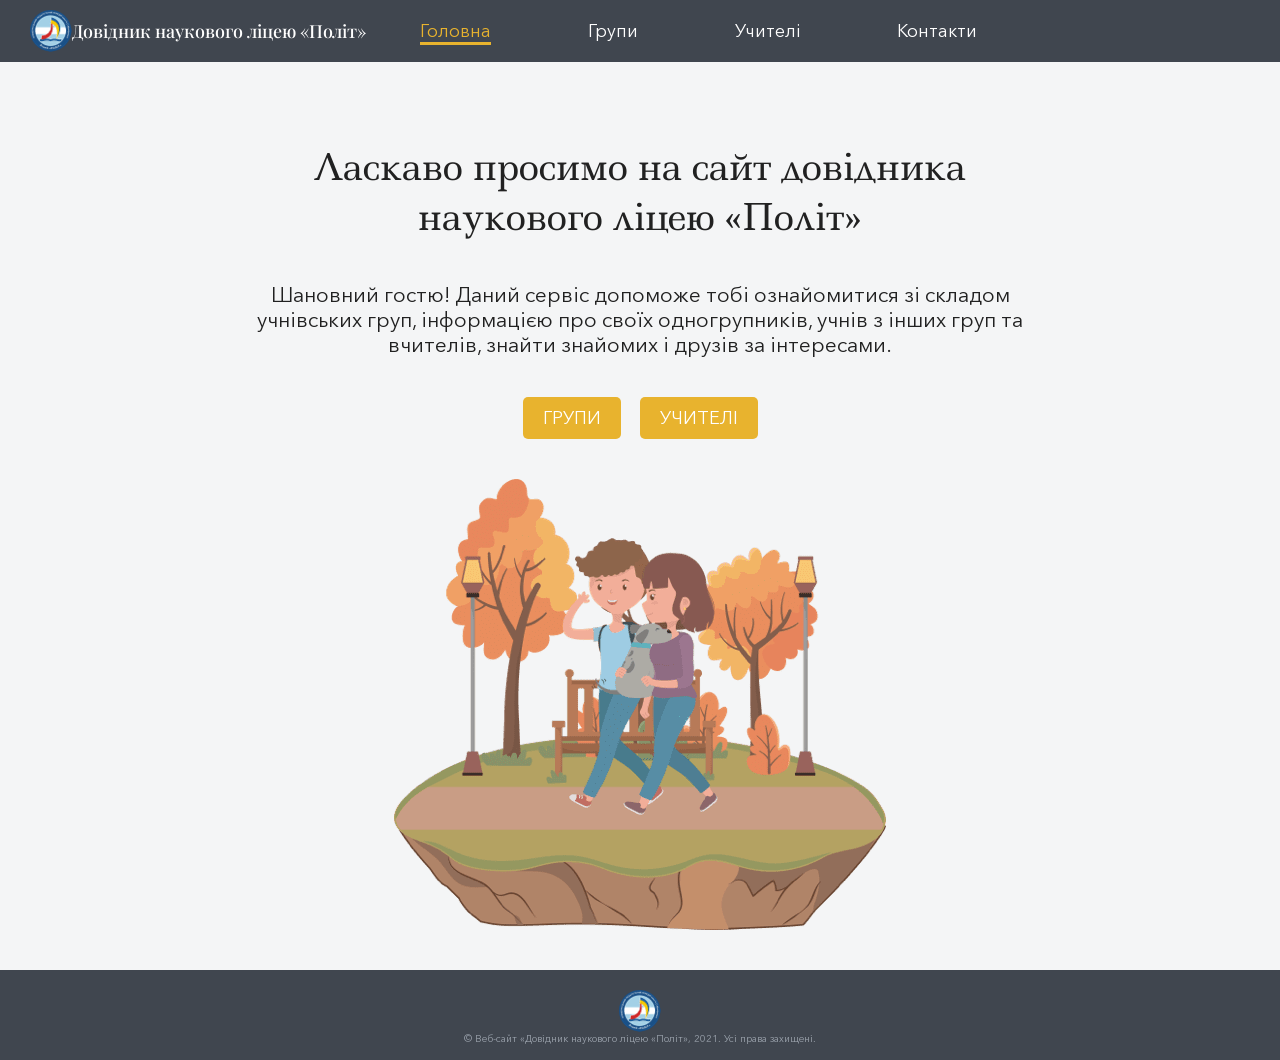
<file: index.html>
<!DOCTYPE html>
<html lang="uk">
<head>
	<meta charset="UTF-8">
	<meta name="viewport" content="width=device-width, initial-scale=1.0">
	<title>Довідник ліцею</title>
	<link rel="stylesheet" href="CSS/style.css">
	<link rel="icon" href="IMG/logo.ico" sizes="32x32">
	<script src="https://ajax.googleapis.com/ajax/libs/jquery/3.6.0/jquery.min.js"></script>
	<script src="JS/script_index.js"></script>
</head>
<body>
	<header class="header">

		<div class="label-logo">
			<img src="IMG/logo.png" rcset="IMG/logo@2x.png 2x,IMG/logo@3x.png 3x" class="logo">
			<div class="header-text">Довідник наукового ліцею «Політ»</div>
		</div>

		<nav class="nav">
			<a href="index.html" class="nav__link active">Головна</a>
			<a href="HTML/groups.html" class="nav__link">Групи</a>
			<a href="HTML/teachers.html" class="nav__link">Учителі</a>
			<a href="HTML/contacts.html" class="nav__link">Контакти</a>
		</nav>

		<div class="label-logo"></div>
	</header>

	<div class="intro">

		<h4 class="h4">Ласкаво просимо на сайт довідника наукового ліцею «Політ»</h4>
		<div class="intro-text">Шановний гостю! Даний сервіс допоможе тобі ознайомитися зі складом учнівських груп, інформацією про своїх одногрупників, учнів з інших груп та вчителів, знайти знайомих і друзів за інтересами.</div>
		<div class="intro-buttons">
			<a class="intro-button" href="HTML/groups.html">Групи</a>
			<a class="intro-button" href="HTML/teachers.html">Учителі</a>
		</div>
		<img src="IMG/intro-pic.png" srcset="IMG/intro-pic@2x.png 2x, IMG/intro-pic@3x.png 3x" class="intro-pic">

	</div>

	<footer class="footer">

		<img src="IMG/logo.png" rcset="IMG/logo@2x.png 2x,IMG/logo@3x.png 3x" class="logo">
		<div class="footer_text">© Веб-сайт «Довідник наукового ліцею «Політ», 2021. Усі права захищені.</div>
		
	</footer>
</body>
</html>
</file>
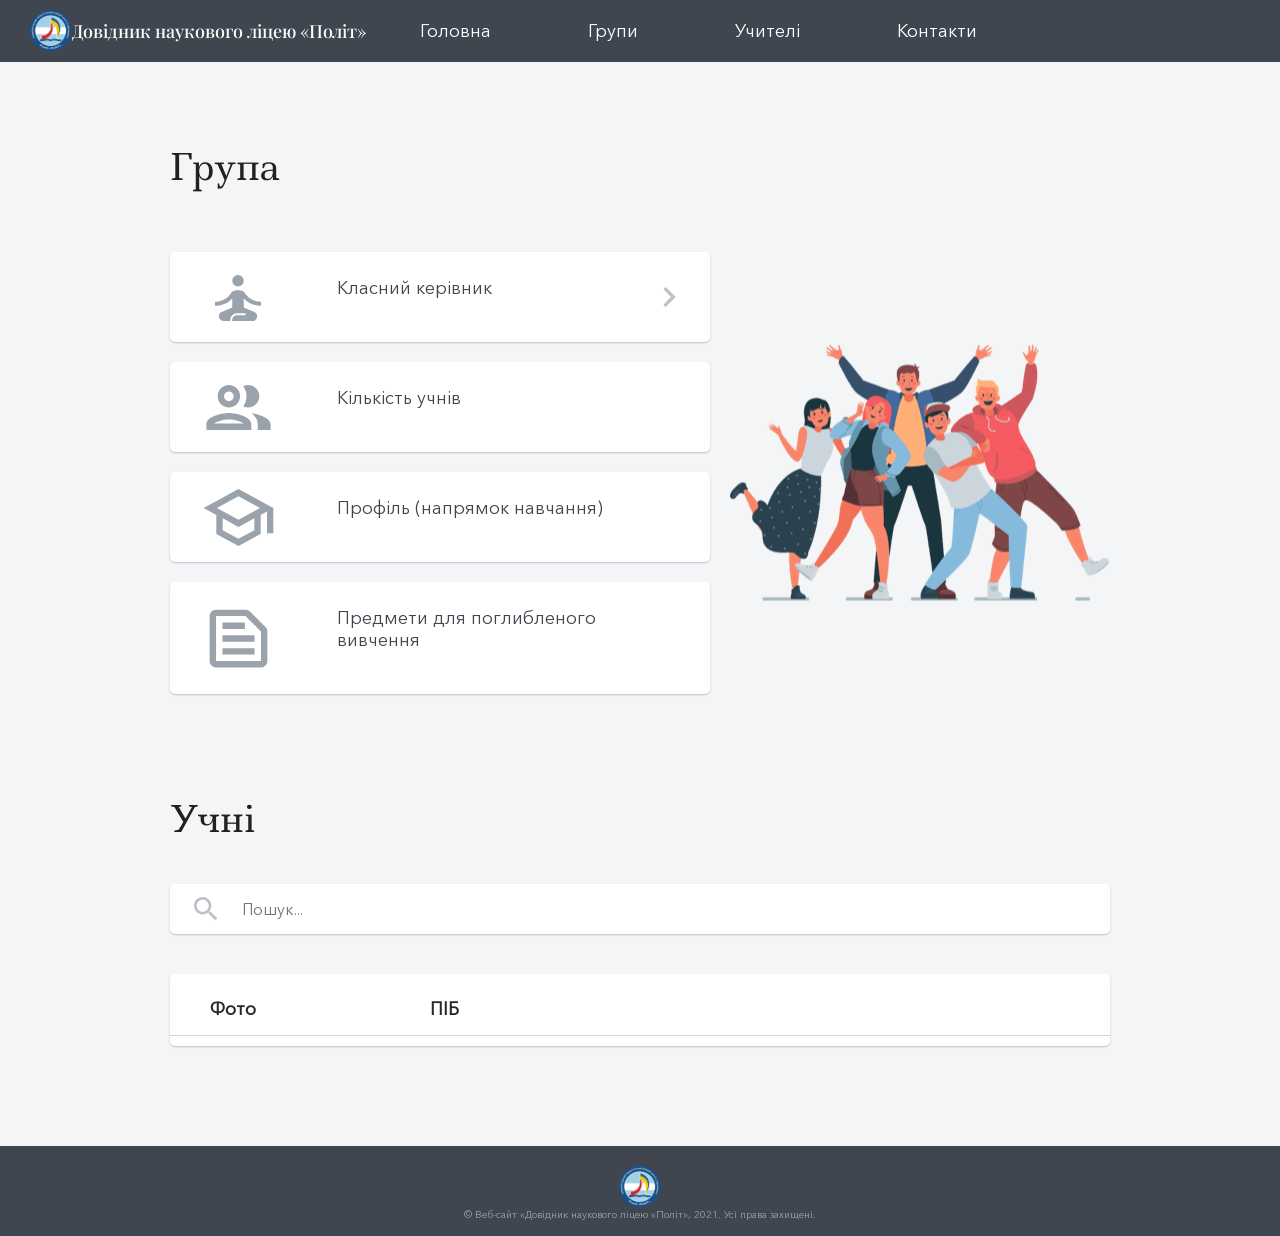
<file: HTML/group_item.html>
<!DOCTYPE html>
<html lang="uk">
<head>
	<meta charset="UTF-8">
	<meta name="viewport" content="width=device-width, initial-scale=1.0">
	<title>Про групу</title>
	<link rel="icon" href="../IMG/logo.ico" sizes="32x32"><link rel="stylesheet" href="../CSS/style.css">
	<link rel="stylesheet" href="../CSS/stylegroup_item.css">
	<link rel="stylesheet" href="../CSS/stylegroups.css">
</head>
<body>
	<style>
	#table_body > .border_rad:nth-last-child(1) > .search__table-tdh{
		padding-top: 8px;
		margin-bottom: -13px;
		border-bottom: none;
	}
	</style>
	<header class="header">

		<div class="label-logo">
			<img src="../IMG/logo.png" rcset="IMG/logo@2x.png 2x,IMG/logo@3x.png 3x" class="logo">
			<div class="header-text">Довідник наукового ліцею «Політ»</div>
		</div>

		<nav class="nav">
			<a href="../index.html" class="nav__link">Головна</a>
			<a href="groups.html" class="nav__link">Групи</a>
			<a href="teachers.html" class="nav__link">Учителі</a>
			<a href="contacts.html" class="nav__link">Контакти</a>
		</nav>

		<div class="label-logo"></div>
	</header>

<div class="conteiner-group">
		<h1 style="display: flex;" class="conteiner-group__caption">Група &nbsp;<p id="group_caption"></p></h1>

		<div class="conteiner-group__block">
		<div class="conteiner-group__block1">

			<div class="conteiner-group__block1__list conteiner-group__block1__list_keriv">
				<div><h2 class="conteiner-group__block1__main-caption" style="width: 282px;">Класний керівник</h2><br>
				<h2 class="conteiner-group__block1__side-caption" style="width: 282px;"><p id="class_keriv"></p></h2></div>
				<img class="search__table-navig" style="margin-left: 30px;" src="../IMG/expand-more-white-48-dp.svg">
			</div>

			<div class="conteiner-group__block1__list">
				<h2 class="conteiner-group__block1__main-caption">Кількість учнів</h2><br>
				<h2 class="conteiner-group__block1__side-caption"><p id="kilkict"></p></h2>
			</div>

			<div class="conteiner-group__block1__list">
				<h2 class="conteiner-group__block1__main-caption">Профіль (напрямок навчання)</h2><br>
				<h2 class="conteiner-group__block1__side-caption"><p id="specialization"></p></h2>
			</div>

			<div class="conteiner-group__block1__list">
				<h2 class="conteiner-group__block1__main-caption">Предмети для поглибленого вивчення</h2><br>
				<h2 class="conteiner-group__block1__side-caption"><ul type="circle" id="advancedSubjects" style="list-style-type: none;"></ul></h2>
			</div>
		</div>
		<div class="conteiner-group__block2">
			<img class="conteiner-group__block2__img" src="../IMG/pic-group-item.png">
		</div>
	</div>

	<div class="conteiner-groups">
		<h1 class="conteiner-groups__caption">Учні</h1>
		<div class="search">
			<input type="text" id="search-group-input" class="search__input focused" placeholder="Пошук..." >
		<div class="search__conteiner-list">
			<table cellspacing="0" class="search__table">
				<tr class="search__table-tr">
					<td class="search__table-tdh search__table-tdh_mod" style="border-radius: 5px 0 0 0 ;">Фото</td>
					<td class="search__table-tdh search__table-tdh_mod">ПІБ</td>
					<td class="search__table-tdh search__table-tdh_mod"></td>
					<td class="search__table-tdh search__table-tdh_mod" style="border-radius: 0 5px 0 0;"></td>
				</tr>
				<tbody id="table_body">
					<tr class="search__table-tr">
			            <td id="unknown" colspan="4" style="text-align: center; color: #5c6470; display: none;" class="search__table-tdh">Даних не знайдено</td>
	        		</tr>
				</tbody>
			</table>
			<div class="search__group-info search__list"></div>
			<div class="search__group search__list"></div>
		</div>
	</div>
</div>
	</div>
		


	<footer class="footer">

		<img src="../IMG/logo.png" rcset="IMG/logo@2x.png 2x,IMG/logo@3x.png 3x" class="logo">
		<div class="footer_text">© Веб-сайт «Довідник наукового ліцею «Політ», 2021. Усі права захищені.</div>
		
	</footer>

	<script src="https://ajax.googleapis.com/ajax/libs/jquery/3.6.0/jquery.min.js"></script>
	<script src="../JS/script_group_item.js"></script>
	<script type="text/javascript">
		function getURIParam(href, key, def) {
      if (arguments.length == 2) def = null;
          var qs = href.substring(href.indexOf('?') + 1);
          var s = qs.split('&');
      for (var k in s) {
          var s2 = s[k].split('=');
          if (s2[0] == key)
              return decodeURIComponent(s2[1]);
      }
      return def;
  }

  var href = window.location.href;
  var user_id = getURIParam(href, "id", 0);
  var user_group = user_id;
		function replace_win(x){
    		window.location.href = `pupil_item.html?id=${x}*ud=${user_group}`;
		}
		function to_keriv(x){
    	window.location.href = `teacher_item.html?id=${x}`;
		}
	</script>
</body>
</html>
</file>
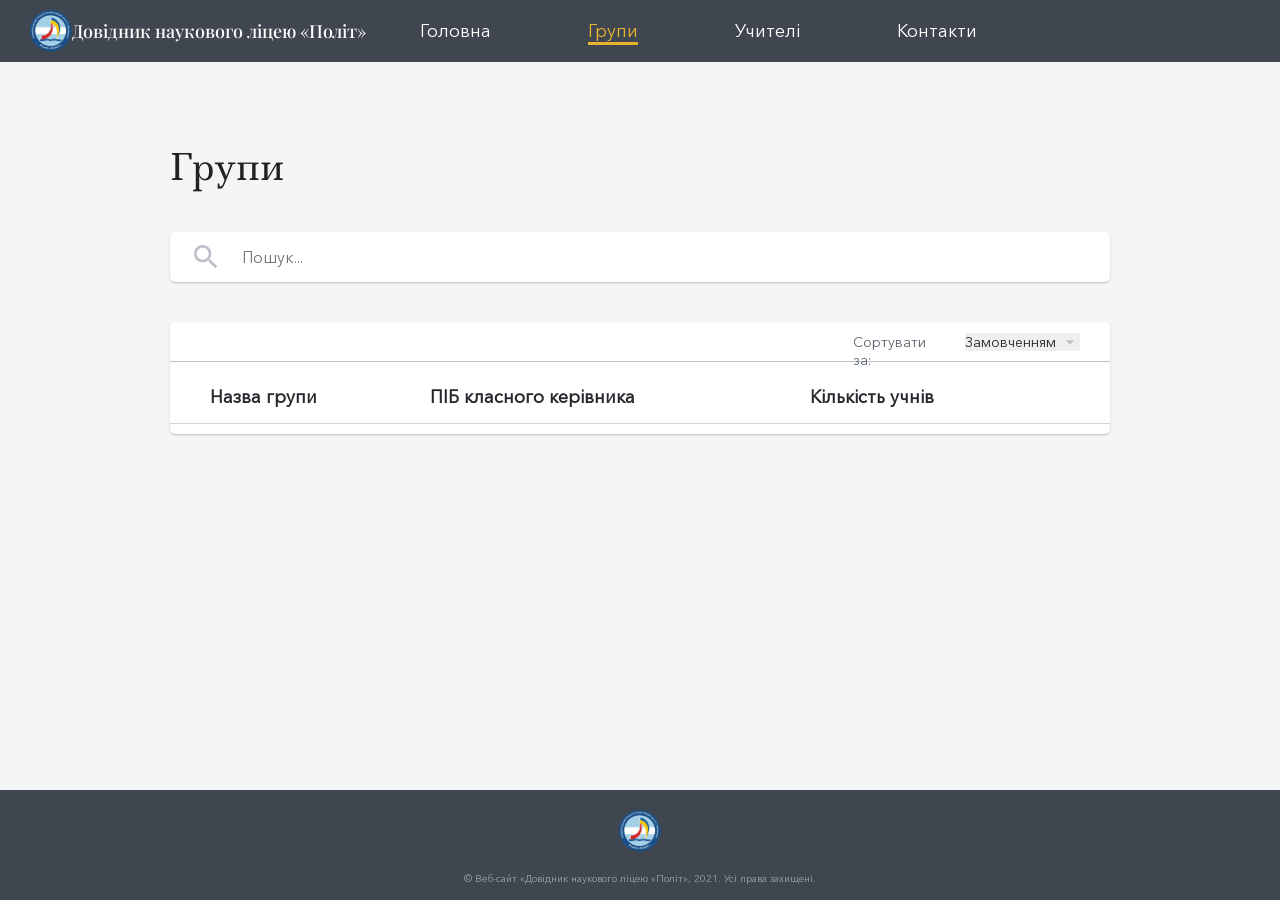
<file: HTML/groups.html>
<!DOCTYPE html>
<html lang="uk">
<head>
	<meta charset="UTF-8">
	<meta name="viewport" content="width=device-width, initial-scale=1.0">
	<title>Групи ліцею</title>
	<link rel="icon" href="../IMG/logo.ico" sizes="32x32">
	<link rel="stylesheet" href="../CSS/style.css">
	<link rel="stylesheet" href="../CSS/stylegroups.css">
</head>
<body>
	<header class="header">

		<div class="label-logo">
			<img src="../IMG/logo.png" rcset="IMG/logo@2x.png 2x,IMG/logo@3x.png 3x" class="logo">
			<div class="header-text">Довідник наукового ліцею «Політ»</div>
		</div>

		<nav class="nav">
			<a href="../index.html" class="nav__link">Головна</a>
			<a href="groups.html" class="nav__link active">Групи</a>
			<a href="teachers.html" class="nav__link">Учителі</a>
			<a href="contacts.html" class="nav__link">Контакти</a>
		</nav>

		<div class="label-logo"></div>
	</header>
	<div class="conteiner-groups">
		<h1 class="conteiner-groups__caption">Групи</h1>
		<div class="search">
			<input type="text" id="search-group-input" class="search__input focused" placeholder="Пошук..." >
		<div class="search__conteiner-list">
			<div class="search__group-sort search__list">
				<h2 class="sorting-caption">Сортувати за:</h2>
				<select class="search__sorting">
					<option class="sorting-option">Замовченням</option>
					<option class="sorting-option">Зростанням</option>
					<option class="sorting-option">Спаданням</option>
				</select>
			</div>
			<table cellspacing="0" class="search__table">
				<tr class="search__table-tr">
					<td class="search__table-tdh search__table-tdh_mod">Назва групи</td>
					<td class="search__table-tdh search__table-tdh_mod">ПІБ класного керівника</td>
					<td class="search__table-tdh search__table-tdh_mod">Кількість учнів</td>
					<td class="search__table-tdh search__table-tdh_mod"></td>
				</tr>
				<tbody id="table_body">
					<tr class="search__table-tr border_rad">
			            <td id="unknown" colspan="4" style="text-align: center; color: #5c6470; display: none;" class="search__table-tdh">Даних не знайдено</td>
	        		</tr>
				</tbody>
			</table>
			<div class="search__group-info search__list"></div>
			<div class="search__group search__list"></div>
		</div>
	</div>
</div>
	<footer class="footer">

		<img src="../IMG/logo.png" rcset="IMG/logo@2x.png 2x,IMG/logo@3x.png 3x" class="logo">
		<div class="footer_text">© Веб-сайт «Довідник наукового ліцею «Політ», 2021. Усі права захищені.</div>
		
	</footer>

	<script src="https://ajax.googleapis.com/ajax/libs/jquery/3.6.0/jquery.min.js"></script>
	<script src="../JS/scriptgroups.js"></script>
	<script src="../JS/script_groups.js"></script>
	<script type="text/javascript">
		function replace_win(x){
    		window.location.href = `group_item.html?id=${x}`;
		}
	</script>
	
</body>
</html>
</file>
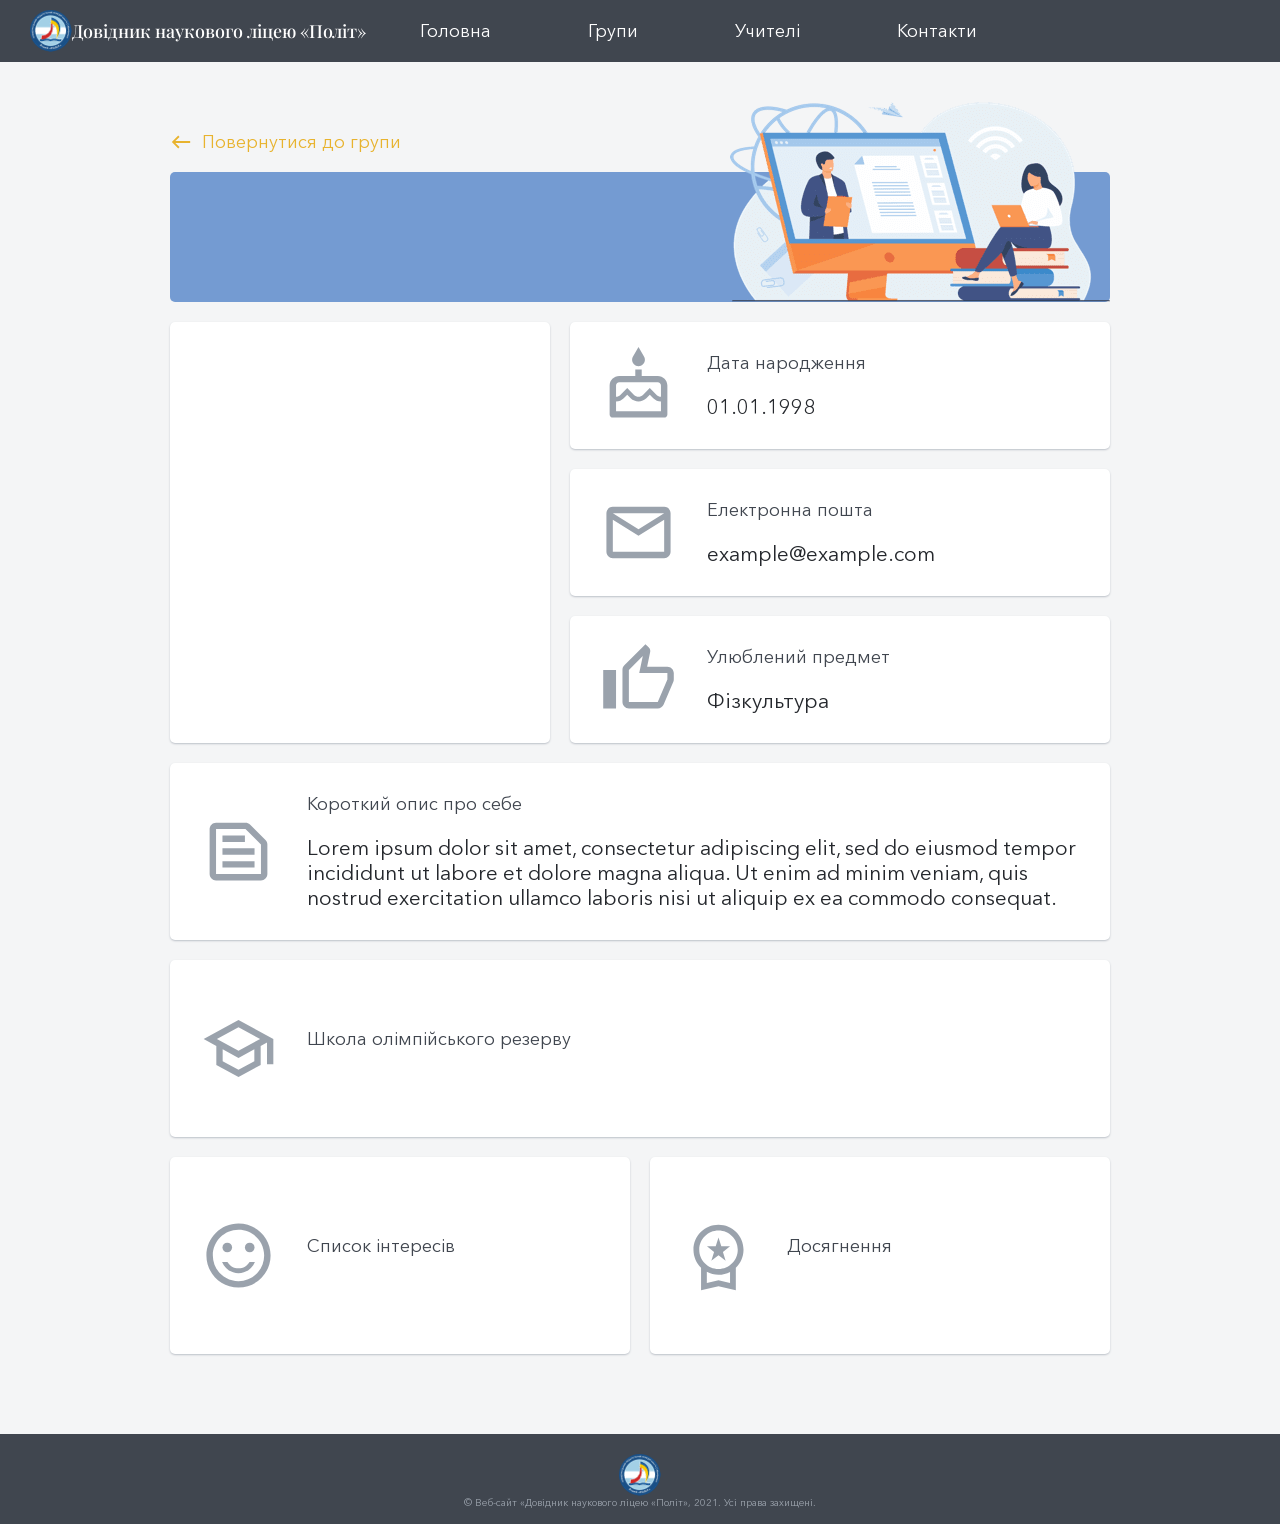
<file: HTML/pupil_item.html>
<!DOCTYPE html>
<html lang="uk">
<head>
	<meta charset="UTF-8">
	<meta name="viewport" content="width=device-width, initial-scale=1.0">
	<title>Все про учня</title>
	<link rel="stylesheet" href="../CSS/style.css">
	<link rel="icon" href="../IMG/logo.ico" sizes="32x32">
	<script src="https://ajax.googleapis.com/ajax/libs/jquery/3.6.0/jquery.min.js"></script>
	<script src="../JS/script_pupil_item.js"></script>
</head>
<body>
	<header class="header">

		<div class="label-logo">
			<img src="../IMG/logo.png" rcset="../IMG/logo@2x.png 2x,../IMG/logo@3x.png 3x" class="logo">
			<div class="header-text">Довідник наукового ліцею «Політ»</div>
		</div>

		<nav class="nav">
			<a href="../index.html" class="nav__link">Головна</a>
			<a href="groups.html" class="nav__link">Групи</a>
			<a href="teachers.html" class="nav__link">Учителі</a>
			<a href="contacts.html" class="nav__link">Контакти</a>
		</nav>

		<div class="label-logo"></div>
	</header>

	<div class="intro">

		<div class="pupil-wrapper">
			<div class="pupil-link">
				<img src="../IMG/west-black-48-dp.svg" class="pupil-link__img">
				<div class="pupil-link__a" onclick="ReGroup();" href="group_item.html">Повернутися до групи</div>
			</div>
			<div class="pupil-header">
				<div class="pupil-id_name"></div>
				<img src="../IMG/pic-pupil-item.png" srcset="../IMG/pic-pupil-item@2x.png 2x, ../IMG/pic-pupil-item@3x.png 3x" class="Pic_pupil_item">
			</div>

			<div class="pupil-info">
				<div class="pupil-info__in pupil-photo"></div>
				<div class="pupil-DES">
					<div class="pupil-info__in pupil-data">
						<img class="pupil-img" src="../IMG/cake-black-48-dp.svg">
						<div class="pupil-text">
							<div class="pupil-text__name">Дата народження</div>
							<div class="pupil-text__descrip pupil-text__data">01.01.1998</div>
						</div>
					</div>
					<div class="pupil-info__in pupil-email">
						<img class="pupil-img" src="../IMG/email-black-48-dp.svg">
						<div class="pupil-text">
							<div class="pupil-text__name">Електронна пошта</div>
							<div class="pupil-text__descrip pupil-text__email" id="eemail">example@example.com</div>
						</div>
					</div>
					<div class="pupil-info__in pupil-subject">
						<img class="pupil-img" src="../IMG/thumb-up-alt-black-48-dp.svg">
						<div class="pupil-text">
							<div class="pupil-text__name">Улюблений предмет</div>
							<div class="pupil-text__descrip pupil-text__subject">Фізкультура</div>
						</div>
					</div>
				</div>
				<div class="pupil-info__in pupil-description">
					<img class="pupil-img" src="../IMG/text-snippet-black-48-dp.svg">
					<div class="pupil-text">
						<div class="pupil-text__name">Короткий опис про себе</div>
						<div class="pupil-text__descrip pupil-text__description">Lorem ipsum dolor sit amet, consectetur adipiscing elit, sed do eiusmod tempor incididunt ut labore et dolore magna aliqua. Ut enim ad minim veniam, quis nostrud exercitation ullamco laboris nisi ut aliquip ex ea commodo consequat.</div>
					</div>
				</div>
				<div class="pupil-info__in pupil-school">
					<img class="pupil-img" src="../IMG/school-black-48-dp.svg">
					<div class="pupil-text">
						<div class="pupil-text__name">Школа олімпійського резерву</div>
						<ul class="pupil-text__descrip pupil-text_ul-school">
						</ul>
					</div>
				</div>
				<div class="pupil-IA">
					<div class="pupil-info__in pupil-interest">
						<img class="pupil-img" src="../IMG/sentiment-satisfied-black-48-dp.svg">
						<div class="pupil-text">
							<div class="pupil-text__name">Список інтересів</div>
							<ul class="pupil-text__descrip pupil-text__interests">
							</ul>
						</div>
					</div>
					<div class="pupil-info__in pupil-achivement">
						<img class="pupil-img" src="../IMG/workspace-premium-black-48-dp.svg">
						<div class="pupil-text">
							<div class="pupil-text__name">Досягнення</div>
							<ul class="pupil-text__descrip pupil-text__achivement">
							</ul>
						</div>
					</div>
				</div>
			</div>
		</div>

	</div>

	<footer class="footer">

		<img src="../IMG/logo.png" rcset="../IMG/logo@2x.png 2x,../IMG/logo@3x.png 3x" class="logo">
		<div class="footer_text">© Веб-сайт «Довідник наукового ліцею «Політ», 2021. Усі права захищені.</div>
		
	</footer>
	<script type="text/javascript">
		function getURIParamUD(href, key, def) {
      if (arguments.length == 2) def = null;
          var qs = href.substring(href.indexOf('*') + 1);
          var s = qs.split('&');
      for (var k in s) {
          var s2 = s[k].split('=');
          if (s2[0] == key)
              return decodeURIComponent(s2[1]);
      }
      return def;
  }

  var href = window.location.href;
  var user_group = getURIParamUD(href, "ud", 0);
  function ReGroup(){
  	var user_group = getURIParamUD(href, "ud", 0);
    	window.location.href = `group_item.html?id=9`;
  	}
	</script>
</body>
</html>
</file>
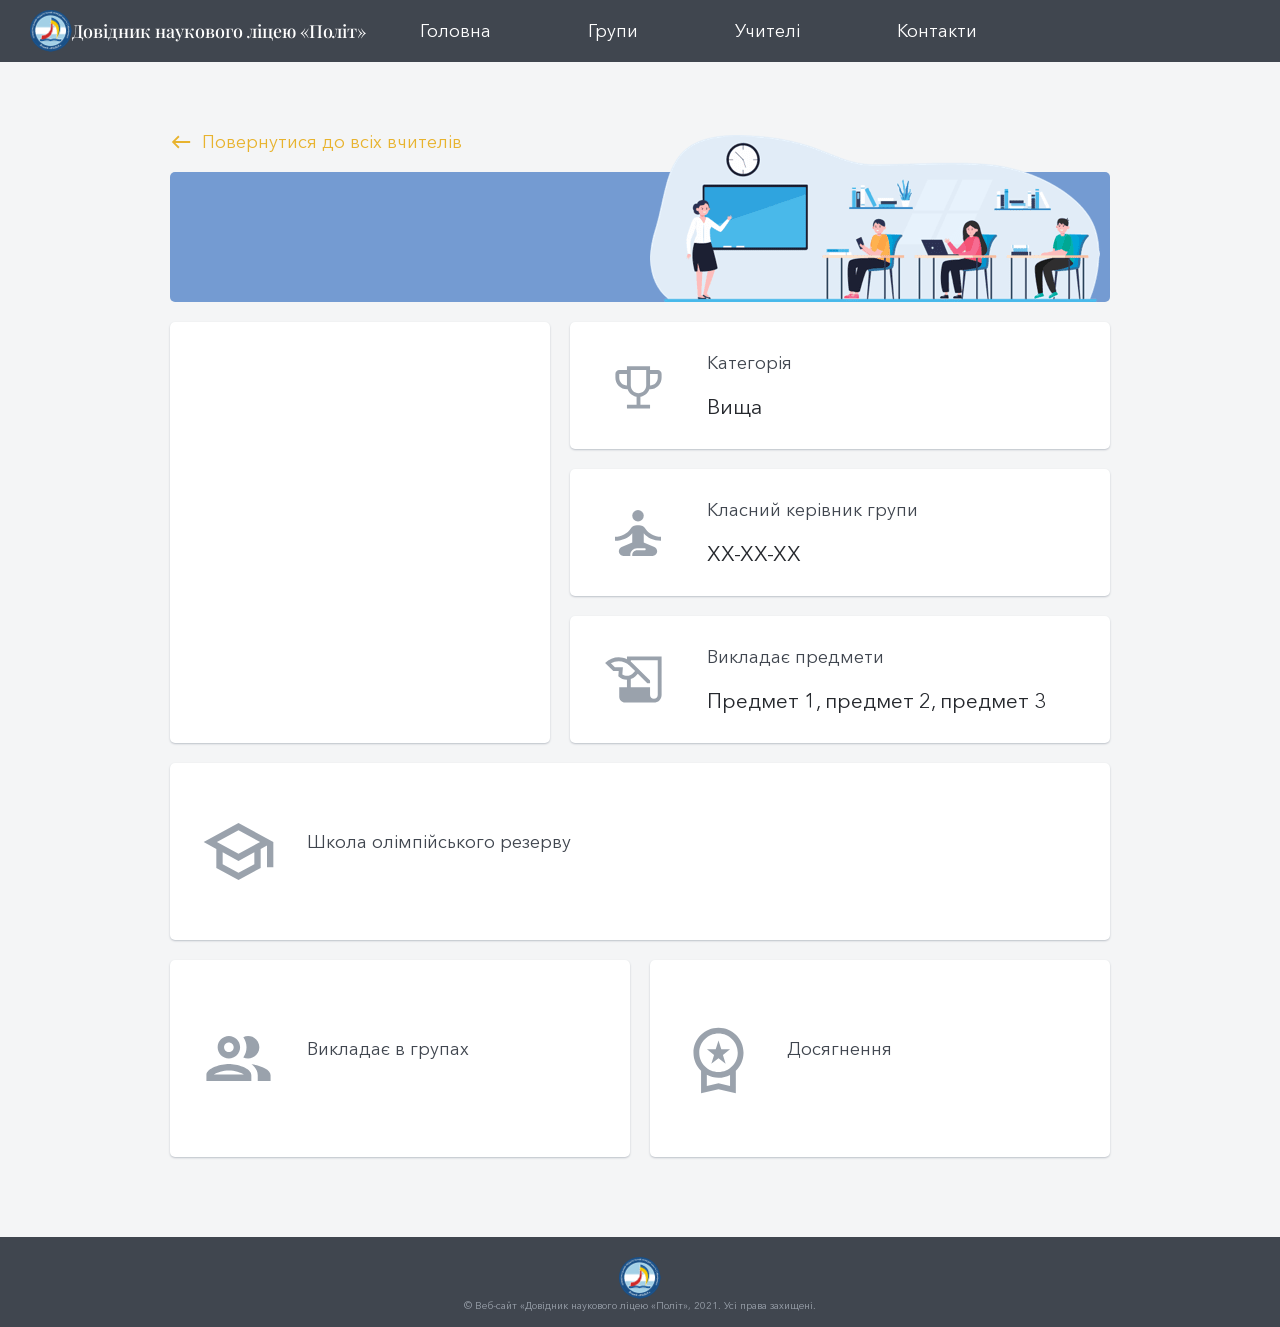
<file: HTML/teacher_item.html>
<!DOCTYPE html>
<html lang="uk">
<head>
	<meta charset="UTF-8">
	<meta name="viewport" content="width=device-width, initial-scale=1.0">
	<title>Все про вчителя</title>
	<link rel="stylesheet" href="../CSS/style.css">
	<link rel="icon" href="../IMG/logo.ico" sizes="32x32">
	<script src="https://ajax.googleapis.com/ajax/libs/jquery/3.6.0/jquery.min.js"></script>
	<script src="../JS/script_teacher_item.js"></script>
</head>
<body>
	<header class="header">

		<div class="label-logo">
			<img src="../IMG/logo.png" rcset="../IMG/logo@2x.png 2x,../IMG/logo@3x.png 3x" class="logo">
			<div class="header-text">Довідник наукового ліцею «Політ»</div>
		</div>

		<nav class="nav">
			<a href="../index.html" class="nav__link">Головна</a>
			<a href="groups.html" class="nav__link">Групи</a>
			<a href="teachers.html" class="nav__link">Учителі</a>
			<a href="contacts.html" class="nav__link">Контакти</a>
		</nav>

		<div class="label-logo"></div>
	</header>

	<div class="intro">

		<div class="teacher-wrapper">
			<div class="teacher-link">
				<img src="../IMG/west-black-48-dp.svg" class="pupil-link__img">
				<div class="pupil-link__a" href="group_item.html">Повернутися до всіх вчителів</div>
			</div>
			<div class="pupil-header">
				<div class="teacher-id_name"></div>
				<img src="../IMG/pic-teacher-item.png" srcset="../IMG/pic-teacher-item@2x.png 2x, ../IMG/pic-teacher-item@3x.png 3x" class="Pic_teacher_item">
			</div>
			<div class="pupil-info">
				<div class="pupil-info__in teacher-photo"></div>
				<div class="pupil-DES">
					<div class="pupil-info__in pupil-data">
						<img class="pupil-img" src="../IMG/emoji-events-black-48-dp.svg">
						<div class="pupil-text">
							<div class="pupil-text__name">Категорія</div>
							<div class="pupil-text__descrip teacher_category">Вища</div>
						</div>

					</div>
					<div class="pupil-info__in pupil-email">
						<img class="pupil-img" src="../IMG/self-improvement-black-48-dp.svg">
						<div class="pupil-text">
							<div class="pupil-text__name">Класний керівник групи</div>
							<div class="pupil-text__descrip teacher_class">ХХ-ХХ-ХХ</div>
						</div>
					</div>
					<div class="pupil-info__in pupil-subject">
						<img class="pupil-img" src="../IMG/history-edu-black-48-dp.svg">
						<div class="pupil-text">
							<div class="pupil-text__name">Викладає предмети</div>
							<div class="pupil-text__descrip teacher__subject">Предмет 1, предмет 2, предмет 3</div>
						</div>
					</div>
				</div>
				<div class="pupil-info__in pupil-school">
					<img class="pupil-img" src="../IMG/school-black-48-dp.svg">
					<div class="pupil-text">
						<div class="pupil-text__name">Школа олімпійського резерву</div>
						<ul class="pupil-text__descrip teacher_ul-school">
							</ul>
					</div>
				</div>
				<div class="pupil-IA">
					<div class="pupil-info__in pupil-interest">
						<img class="pupil-img" src="../IMG/group-black-48-dp.svg">
						<div class="pupil-text">
							<div class="pupil-text__name">Викладає в групах</div>
							<ul class="pupil-text__descrip teacher_class-school">
							</ul>
						</div>
					</div>
					<div class="pupil-info__in pupil-achivement">
						<img class="pupil-img" src="../IMG/workspace-premium-black-48-dp.svg">
						<div class="pupil-text">
							<div class="pupil-text__name">Досягнення</div>
							<ul class="pupil-text__descrip teacher__achivement"></ul>
						</div>
					</div>
				</div>
			</div>
		</div>

	</div>

	<footer class="footer">

		<img src="../IMG/logo.png" rcset="../IMG/logo@2x.png 2x,../IMG/logo@3x.png 3x" class="logo">
		<div class="footer_text">© Веб-сайт «Довідник наукового ліцею «Політ», 2021. Усі права захищені.</div>
		
	</footer>
</body>
</html>
</file>
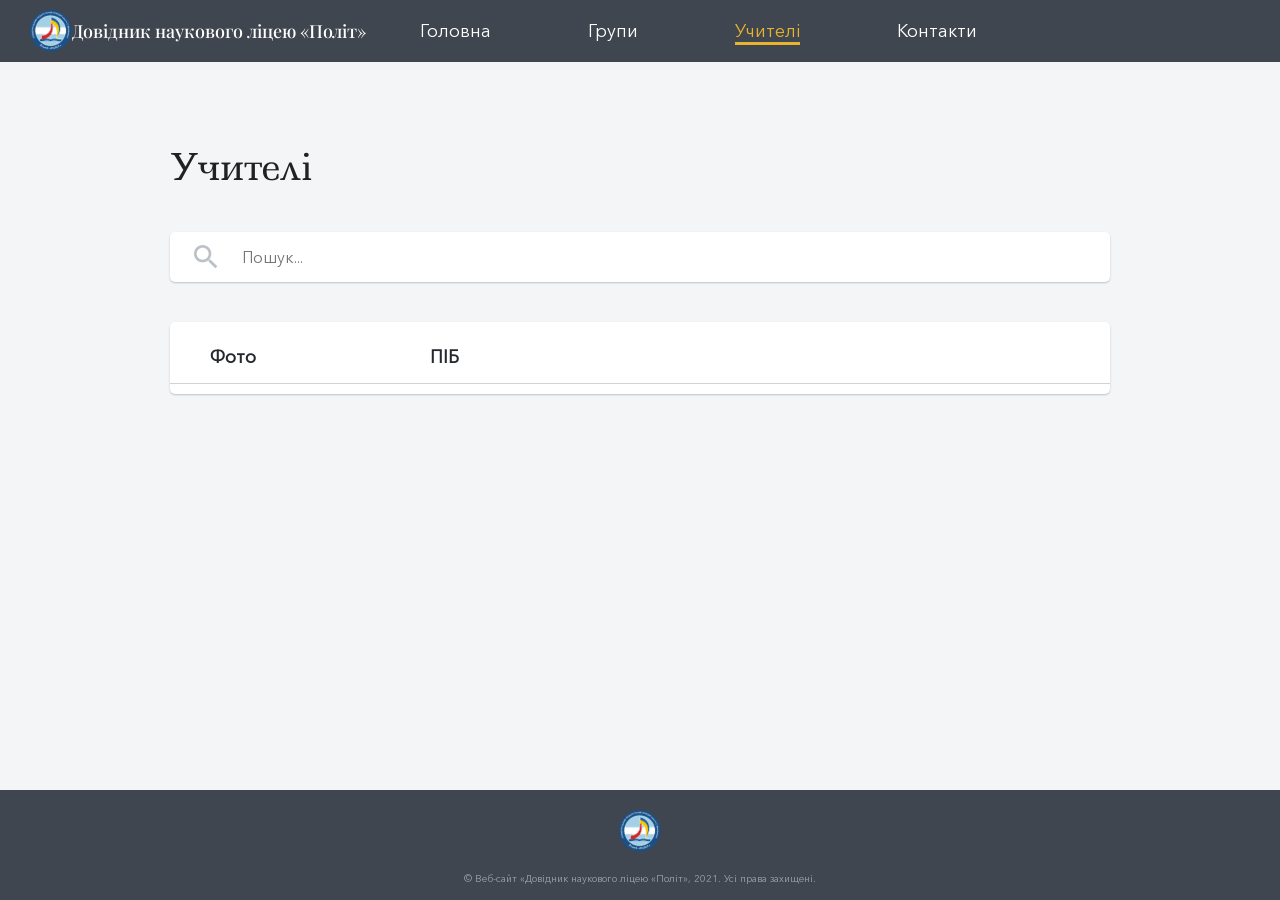
<file: HTML/teachers.html>
<!DOCTYPE html>
<html lang="uk">
<head>
	<meta charset="UTF-8">
	<meta name="viewport" content="width=device-width, initial-scale=1.0">
	<title>Наші вчителі</title>
	<link rel="icon" href="../IMG/logo.ico" sizes="32x32">
	<link rel="icon" href="../IMG/logo.ico" sizes="32x32">
	<link rel="stylesheet" href="../CSS/style.css">
	<link rel="stylesheet" href="../CSS/stylegroups.css">
	<link rel="stylesheet" href="../CSS/stylegroup_item.css">
</head>
<body>
	<style>
	#table_body > .border_rad:nth-last-child(1) > .search__table-tdh{
		padding-top: 8px;
		margin-bottom: -13px;
		border-bottom: none;
	}
	</style>
	<header class="header">

		<div class="label-logo">
			<img src="../IMG/logo.png" rcset="IMG/logo@2x.png 2x,IMG/logo@3x.png 3x" class="logo">
			<div class="header-text">Довідник наукового ліцею «Політ»</div>
		</div>

		<nav class="nav">
			<a href="../index.html" class="nav__link">Головна</a>
			<a href="groups.html" class="nav__link">Групи</a>
			<a href="teachers.html" class="nav__link active">Учителі</a>
			<a href="contacts.html" class="nav__link">Контакти</a>
		</nav>

		<div class="label-logo"></div>
	</header>
	<div class="conteiner-groups">
		<h1 class="conteiner-groups__caption">Учителі</h1>
		<div class="search">
			<input type="text" id="search-group-input" class="search__input focused" placeholder="Пошук..." >
		<div class="search__conteiner-list">
			<table cellspacing="0" class="search__table">
				<tr class="search__table-tr">
					<td class="search__table-tdh search__table-tdh_mod" style="border-radius: 5px 0 0 0 ;">Фото</td>
					<td class="search__table-tdh search__table-tdh_mod">ПІБ</td>
					<td class="search__table-tdh search__table-tdh_mod"></td>
					<td class="search__table-tdh search__table-tdh_mod" style="border-radius: 0 5px 0 0;"></td>
				</tr>
				<tbody id="table_body">
					<tr class="search__table-tr">
			            <td id="unknown" colspan="4" style="text-align: center; color: #5c6470; display: none;" class="search__table-tdh">Даних не знайдено</td>
	        		</tr>
				</tbody>
			</table>
			<div class="search__group-info search__list"></div>
			<div class="search__group search__list"></div>
		</div>
	</div>
</div>
	<footer class="footer">

		<img src="../IMG/logo.png" rcset="IMG/logo@2x.png 2x,IMG/logo@3x.png 3x" class="logo">
		<div class="footer_text">© Веб-сайт «Довідник наукового ліцею «Політ», 2021. Усі права захищені.</div>
		
	</footer>

	<script src="https://ajax.googleapis.com/ajax/libs/jquery/3.6.0/jquery.min.js"></script>
	<script src="../JS/script_teachers.js"></script>
	<script type="text/javascript">
		function replace_win(x){
    		window.location.href = `teacher_item.html?id=${x}`;
		}
	</script>
</body>
</html>
</file>
<file: CSS/style.css>
@import url('https://fonts.googleapis.com/css2?family=Playfair+Display:wght@500&display=swap');
@import url('https://fonts.googleapis.com/css2?family=Ledger&display=swap');
@font-face {
	font-family: "AvenirNextCyr"; 
	src: url("../Fonts/AvenirNextCyr-Regular.ttf") format("truetype"); 
} 
* {
	margin: 0;
	padding: 0;
	box-sizing: border-box;
}
body,html{
	background: #f4f5f6;
	display: flex;
	flex-direction: column;
	justify-content: space-between;
	height: 100%;
}

/* Cтилізация полоси прокручування */

::-webkit-scrollbar {
    width: inherit;
}

::-webkit-scrollbar-track {
	width: inherit;
    background: #d4d4d4;
    box-shadow: 0 0 2px rgba(0, 0, 0, .2) inset;
}

::-webkit-scrollbar-thumb {
	width: inherit;
    background: #939393;
    border-radius: 8px;
    border: 0.75vh solid #d4d4d4;
}

::-webkit-scrollbar-thumb:hover {
    background: #7c7c7c;
}

/* Cтилізация тега-посилання <a> */

a {text-decoration: none;}

/*Header*/

.header {
	display: block;
	width: 100%;
	height: 62px;
	padding: 10px 30px;
	background-color: #40464f;
	display: flex;
	justify-content: space-between;
	align-items: center;
}
.label-logo{
	width: 356px;
	display: flex;
	justify-content: space-between;
	align-items: center;
}
.logo{
	display: block;
	width: 42px;
    height: 42px;
    cursor: pointer;
}
.header-text{
	width: 299px;
	height: 24px;
	font-family: Playfair Display;
	font-size: 18px;
	font-weight: 500;
	color: white;
}
.nav {
	width: 47.9%;
	min-width: 654px;
	display: flex;
	justify-content: space-around;

}
.nav__link {
	display: inline-block;
	font-family: AvenirNextCyr;
	font-size: 18px;
	color: white;
	position: relative;
	transition: color .1s linear;
}

.nav__link:after {
    content: "";
    display: block;
    width: 100%;
    height: 3px;
    background: #e8b32e;
    opacity: 0;
    position: absolute;
    top: 100%;
    left: 0;
    z-index: 1;
    transition: opacity .1s linear;
}
.nav__link:hover {
    color: #e8b32e;
}
.nav__link:hover:after, .nav__link.active:after {
    opacity: 1;
}
.nav__link.active {
    color: #e8b32e;
}

/*Main_intro*/

.intro{
	flex-grow: 1;
	padding: 80px 0 40px 0;
	display: flex;
	flex-direction: column;
	align-items: center;
}
.h4{
	width: 780px;
    height: 100px;
	display: block;
	font-family: Ledger;
	font-size: 36px;
	text-align: center;
	color: #212121;
	font-weight: normal;
}
.intro-text{
  width: 780px;
  height: 75px;
  margin: 40px 0;
  font-family: AvenirNextCyr;
  font-size: 21px;
  text-align: center;
  color: #212121;
}
.intro-buttons{
	display: flex;
	justify-content: space-between;
	width: 235px;
	z-index: 0;
	margin-bottom: 40px;
	text-decoration: none;
}
.intro-button{
	text-transform: uppercase;
    padding: 10px 20px;
    border-radius: 5px;
    background-color: #e8b32e;
    font-family: AvenirNextCyr;
  	font-size: 18px;
  	font-weight: 500;
  	color: #fff;
  	border: none;
  	z-index: 1;
  	cursor: pointer;
  	transition: .3s;
}
.intro-button:hover{
	background-color: #b88914;
	transition: .3s;
}
.intro-button:active{
	background-color: #6e520c;
}
.intro-pic{
	width: 492px;
	height: 451px;
	object-fit: contain;
}

/*pupil_item*/

.pupil-wrapper{
	width: 940px;	
	margin-bottom: 40px;
}
.pupil-link__img{
    width: 22px;
    height: 22px;
    object-fit: contain;
    margin-right: 10px;
}
.pupil-link__a{
    font-family: AvenirNextCyr;
    font-size: 18px;
    font-weight: 500;
    color: #e8b32e;
}
.pupil-link, .teacher-link{
    height: 22px;
    display: flex;
    align-items: center;
    padding-bottom: 30px;
    cursor: pointer;
}
.pupil-header{
	position: relative;
	width: 940px;
    min-height: 130px;
    padding: 40px 0px 40px 30px;
    border-radius: 5px;
    background-color: #749bd2;
    font-family: Ledger;
  	font-size: 36px;
  	color: #ffffff;
  	display: flex;
  	justify-content: space-between;
  	align-items: center;
}
.pupil-id_name{
	width: 490px;	
}
.teacher-id_name{
	width: 450px;	
}
.Pic_pupil_item, .Pic_teacher_item{
	position: absolute;
	display: block;
	width: 380px;
    height: 200px;
    object-fit: contain;
    right: 0;
    bottom: 0;
}
.pupil-info{
	width: 940px;
	margin-top: 20px;
	display: flex;
	flex-wrap: wrap;
	align-content: space-between;
	justify-content: space-between;
}
.pupil-info__in{
	border-radius: 5px;
    box-shadow: 0 1px 2px 0 #bcc1c8;
    background-color: #ffffff;
    float: left;
}
.pupil-photo, .teacher-photo{
	width: 380px;
    height: 421px;
    background-size: contain;
    background-position: center; 
    background-repeat: no-repeat;

}
.pupil-data, .pupil-email, .pupil-subject{
    width: 540px;
    height: 127px;
    padding: 25px 30px;
    display: flex;
    align-items: center;
    justify-content: flex-start;
}
.pupil-description, .pupil-school{
    width: 940px;
    min-height: 177px;
    margin-top: 20px;
    padding: 30px;
    display: flex;
    align-items: center;
    justify-content: flex-start;
}
.pupil-interest, .pupil-achivement{
	width: 460px;
	min-height: 197px;
	padding: 30px;
	display: flex;
	align-items: center;
	justify-content: flex-start;
}
.pupil-DES{
	width: 560px;
	height: 421px;
	display: flex;
	flex-direction: column;
	align-items: flex-end;
	justify-content: space-between;
}
.pupil-IA{
	width: 940px;
	display: flex;
	justify-content: space-between;
	margin-top: 20px;
}
.pupil-img{
	width: 77px;
	height: 77px;
	margin-right: 30px;
}
.pupil-text{
	display: flex;
	flex-direction: column;
	width: 773px;
	justify-content: space-between;
}
.pupil-text__name{
	font-family: AvenirNextCyr;
    font-size: 18px;
    color: #40464f;
    margin-bottom: 20px;
}
.pupil-text__descrip{
	width: 100%;
	font-family: AvenirNextCyr;
	font-size: 21px;
	color: #25282d;
	list-style-type: none;
}
.pupil-text__descrip > li{
	margin-top: 10px;
}
.pupil-text__descrip > li:nth-child(1){
	margin-top: 0;
}

/**/
.Pic_teacher_item {
	width: 450px;
	height: 167px;
	object-fit: contain;
	margin-right: 10px;
	margin-top: -77px;
}
.teacher-wrapper{
	width: 940px;
	margin-bottom: 40px;
}

/*Contacts*/
.contacts__wrapper{
	width: 940px;
	display: flex;
	justify-content: space-between;
	padding-bottom: 40px;
}
.contacts__wrapper-one{
	width: 380px;
	height: 593px;
	display: flex;
	flex-direction: column;
	justify-content: space-between;
}
.contacts__wrapper-two{
	width: 460px;
	height: 593px;
	display: flex;
	flex-direction: column;
	justify-content: space-between;
}
.wrapper-one__h1{
	width: 176px;
    height: 50px;
    font-family: Ledger;
    font-size: 36px;
    color: #212121;
}
.wrapper-one__info{
	width: 380px;
	height: 190px;
}
.wrapper-info__labdat1{
    font-family: AvenirNextCyr;
    font-size: 18px;
    color: #25282d;
    width: 380px;
    display: flex;
    justify-content: space-between;
}
.wrapper-info__data{
	width: 222px;
	padding-bottom: 40px;	
}
.wrapper-one__map{
	width: 380px;
  	height: 233px;
}
.Pic_contacts{
	width: 460px;
    height: 238px;
}
.wrapper-info__h2{
	width: 196px;
    height: 42px;
    font-family: Ledger;
    font-size: 30px;
    color: #25282d;
    margin-bottom: 40px;
}
.wrapper-info__data2{
	width: 460px;
    font-family: AvenirNextCyr;
    font-size: 18px;
    color: #25282d;
    padding-bottom: 20px;
}


/*Footer*/

.footer{
	width: 100%;
	height: 110px;
	padding: 20px 0 15px 0;
	background-color: #40464f;
    display: flex;
    flex-direction: column;
    justify-content: space-between;
    align-items: center;
}
.footer_text{
	font-family: AvenirNextCyr;
	font-size: 10px;
	color: #9aa2ac;
}
</file>
<file: CSS/stylegroup_item.css>
.conteiner-group__caption{
  height: 50px;
  margin: 0 236px 40px 0;
  font-family: Ledger;
  font-size: 36px;
  font-weight: normal;
  font-stretch: normal;
  font-style: normal;
  line-height: normal;
  letter-spacing: normal;
  color: #212121;
}
.conteiner-group {
  width: 940px;
  margin: auto;
  margin-top: 80px;
  position: relative;
}
.conteiner-group__block {
  display: flex;
}
.conteiner-group__block1 {
  width: 540px;
  flex: 1 1 auto;
}
.conteiner-group__block2 {
  display: flex;
  align-items: center;
  flex: 1 1 auto;
}
.conteiner-group__block2__img{
  margin: 20px;
}

.conteiner-group__block1__list {
  width: 540px;
  margin: 20px 20px 20px 0;
  padding: 25px 30px;
  border-radius: 5px;
  box-shadow: 0 1px 2px 0 #bcc1c8;
  background-color: #ffffff;
  background-repeat: no-repeat;
  background-position: 30px;
  background-size: 77px 77px;
}
.conteiner-group__block1__list:nth-child(1){
  background-image: url("../IMG/self-improvement-black-48-dp.svg");
} 
.conteiner-group__block1__list:nth-child(2){
  background-image: url("../IMG/group-black-48-dp.svg");
} 
.conteiner-group__block1__list:nth-child(3){
  background-image: url("../IMG/school-black-48-dp.svg");
} 
.conteiner-group__block1__list:nth-child(4){
  background-image: url("../IMG/text-snippet-black-48-dp.svg");
} 

.conteiner-group__block1__main-caption{
  margin-left: 137px;
  font-family: AvenirNextCyr;
  font-size: 18px;
  font-weight: normal;
  font-stretch: normal;
  font-style: normal;
  line-height: normal;
  letter-spacing: normal;
  color: #40464f;
}
.conteiner-group__block1__side-caption{
  margin-left: 137px;
  font-family: AvenirNextCyr;
  font-size: 21px;
  font-weight: normal;
  font-stretch: normal;
  font-style: normal;
  line-height: normal;
  letter-spacing: normal;
  color: #25282d;
}
ul>li{
  padding-bottom: 10px;
}
.conteiner-group__block1__list_keriv{
  display: flex;
  align-items: center;
  cursor: pointer;
}
</file>
<file: CSS/stylegroups.css>
*{
	margin: 0;
	padding: 0;
	box-sizing: border-box;
}
.conteiner-groups {
	width: 940px;
	margin: auto;
	margin-top: 80px;
}
.search {
	width: 940px;
	margin-bottom: 100px;
}
.conteiner-groups__caption{
	width: 114px;
	height: 50px;
	margin-bottom: 40px;
	font-family: Ledger;
	font-size: 36px;
	font-weight: normal;
	font-stretch: normal;
	font-style: normal;
	line-height: normal;
	letter-spacing: normal;
	color: #212121;
}
.search__input {
	border: none;
	width: 100%;
	height: 50px;
	padding: 9px 80px 9px 20px;
	border-radius: 5px;
	box-shadow: 0 1px 2px 0 #bcc1c8;
	background-color: #ffffff;
 	font-family: AvenirNextCyr;
 	font-size: 16px;
 	font-weight: normal;
 	font-stretch: normal;
	font-style: normal;
 	line-height: normal;
 	letter-spacing: normal;
 	color: #25282d;
 	padding-left: 72px;
 	background-image: url("../IMG/search-white-48-dp.svg");
 	background-size: 32px 32px;
 	background-repeat: no-repeat;
 	background-position: 20px 9px;
}

.search__conteiner-list{
	width: 940px;
	margin: 40px 0 0;
	border-radius: 5px;
	box-shadow: 0 1px 2px 0 #bcc1c8;
	background-color: #ffffff;
}
.sorting-caption {
	margin-right: 20px;
	margin-top: 11px;
	width: 92px;
	height: 18px;
	font-family: AvenirNextCyr;
	font-size: 14px;
	font-weight: normal;
	font-stretch: normal;
	font-style: normal;
	line-height: normal;
	letter-spacing: normal;
	color: #5c6470;
}
.search__sorting{
	border: none;
	width: 115px;
	height: 18px;
	margin-right: 30px;
	margin-top: 11px;
	font-family: AvenirNextCyr;
	font-size: 14px;
	font-weight: normal;
	font-stretch: normal;
	font-style: normal;
	line-height: normal;
	letter-spacing: normal;
	color: #25282d;
	-webkit-appearance: none;
	background-image: url("../IMG/arrow-drop-down-white-48-dp.svg");
	background-size: 20px 20px;
 	background-repeat: no-repeat;
 	background-position: right;
}
.sorting-option{
	border: none;
}
.sorting-option:hover{
	border: none;
	background-color: #e8b32e;
}
.search__group-sort {
	height: 40px;
	border-bottom: 1px solid #bcc1c8;
	display: flex;
	justify-content: flex-end;
	align-content: center;
}
.search__table{
	width: 940px;
	padding: 0;
	border-radius: 5px;
	padding-bottom: 10px;
}
.search__table-tdh{
	width: 940px;
	height: 62px;
  	padding: 8px 0 0;
  	background-color: #ffffff;
  	border-bottom: solid 1px lightgray;
  	font-family: AvenirNextCyr;
  	font-size: 18px;
  	font-weight: normal;
  	font-stretch: normal;
  	font-style: normal;
  	line-height: normal;
  	letter-spacing: normal;
  	color: #25282d;
  }
#table_body>.search__table-tr:hover .search__table-tdh{
  	background-color: #f4f5f6;
  	cursor: pointer;
}
#table_body>.search__table-tr:hover .search__table-tdh:nth-child(1){
	border-left: #e8b32e 5px solid;
	padding-left: 35px;
}
#table_body>.search__table-tr:hover #unknown{
  	background-color: #ffffff;
  	cursor: default;
}
#table_body>.search__table-tr:hover #unknown:nth-child(1){
	border-left: none;
	padding-left: 40px;
	width: 280px;
}

.search__table-tdh:nth-child(1){ 
	padding-left: 40px;
	width: 260px;
}
.search__table-tdh:nth-child(2){
	width: 380px;
}
.search__table-tdh:nth-child(3){
	width: 230px;
}
.search__table-tdh:nth-child(4){
	padding-right: 30px;
	width: 70px;
}
.search__table-navig {
	float: right;
	width: 40px;
  	height: 40px;
  	object-fit: contain;
}

.search__table-tdh_mod{
	font-weight: 600;
}
#table_body>.border_rad:nth-last-child(1)>.search__table-tdh{
	padding-top: 12px;
	border-bottom: none;
	height: 52px;
}
#unknown, .border_rad-tdh{
	padding-top: 12px;
	border-bottom: none;
	height: 52px;
}

#table_body>.border_rad:nth-last-child(1)>.search__table-tdh{
	padding-top: 12px;
	border-bottom: none;
	height: 52px;
}
#unknown, .border_rad-tdh{
	padding-top: 12px;
	border-bottom: none;
	height: 52px;
}
</file>
